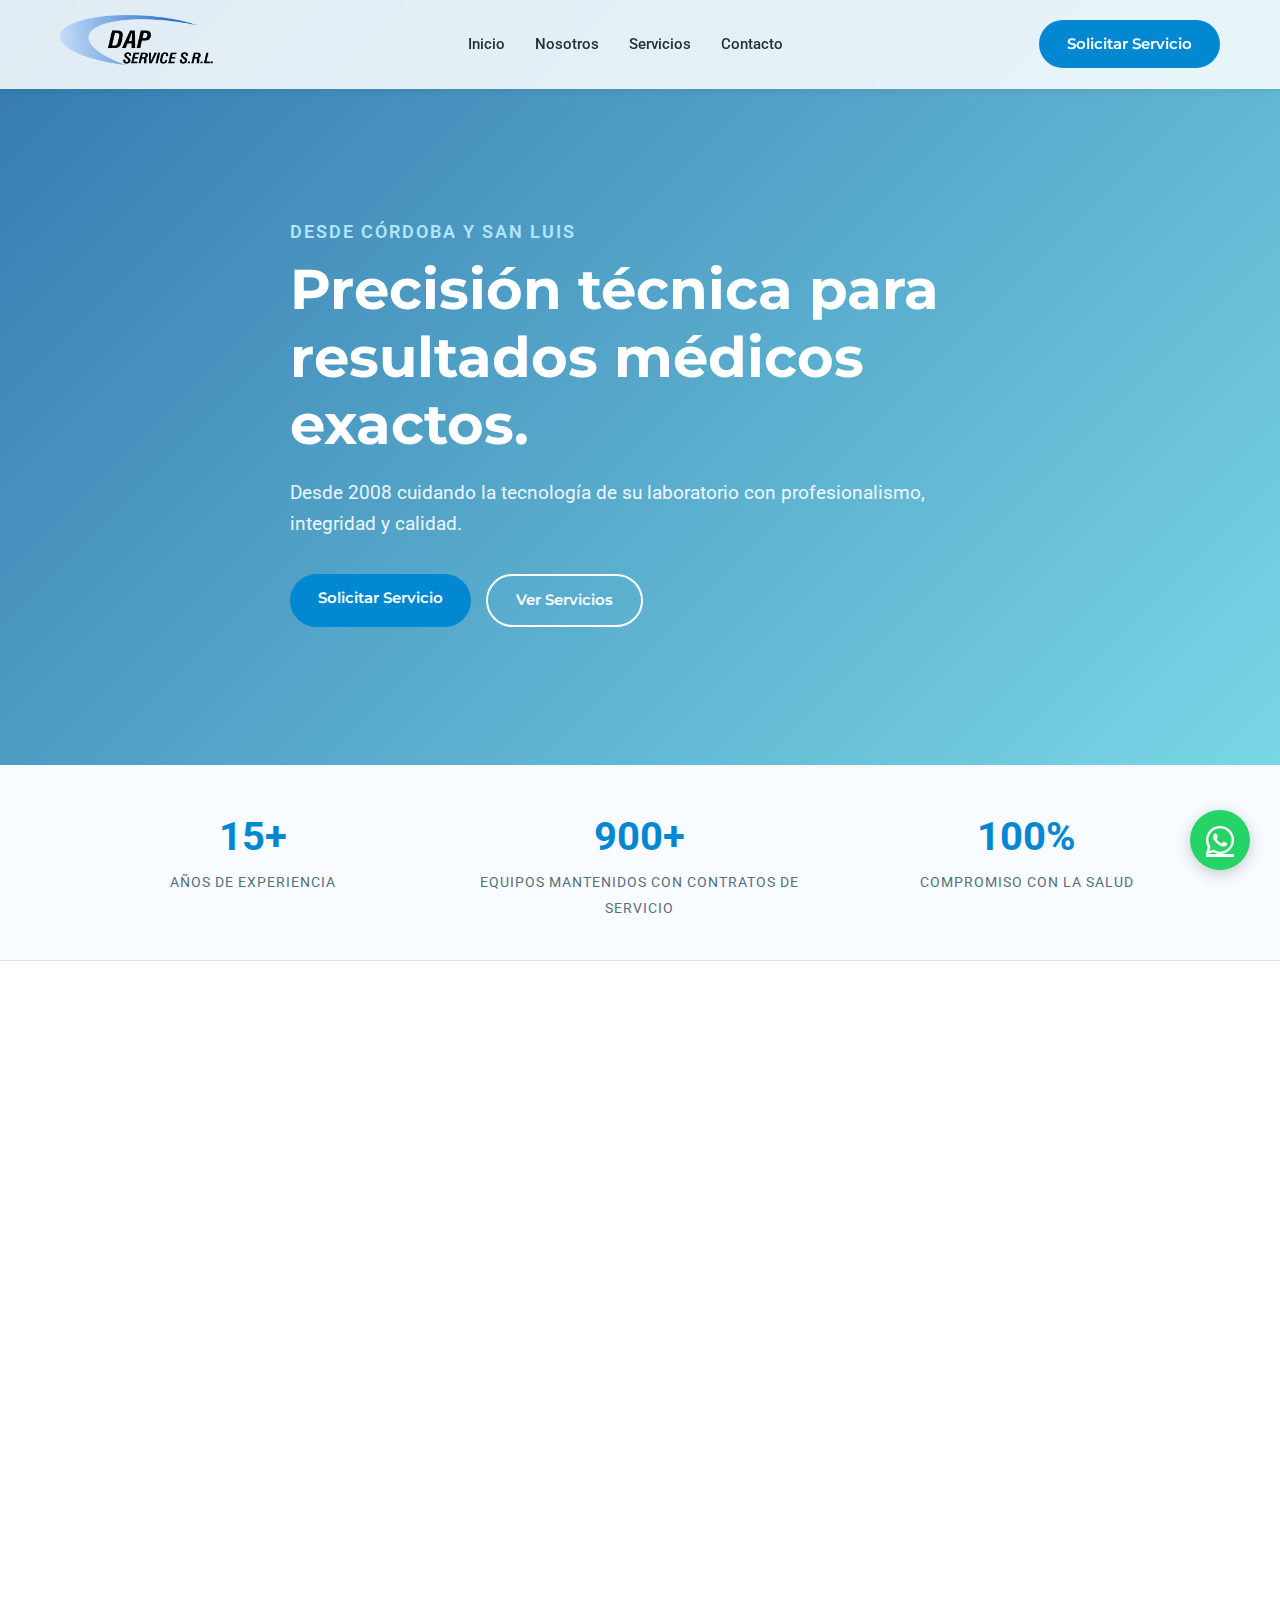
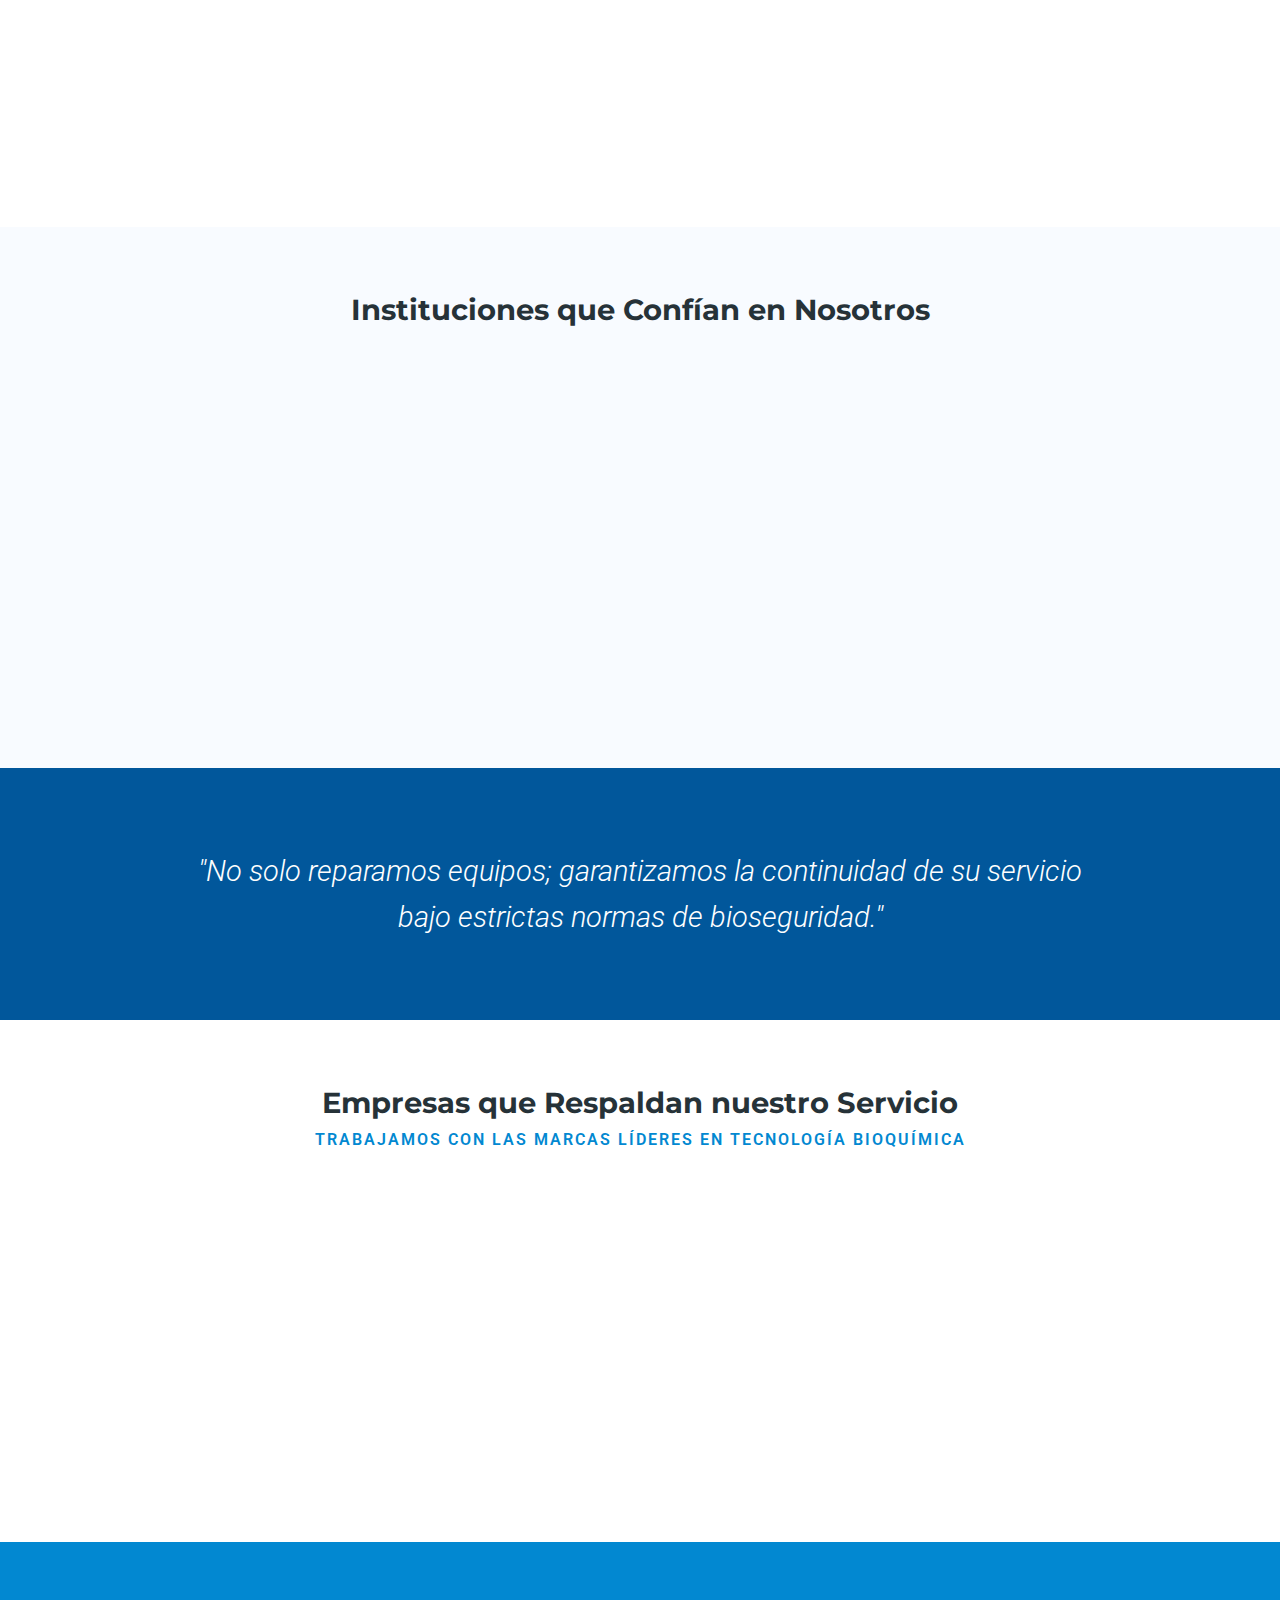
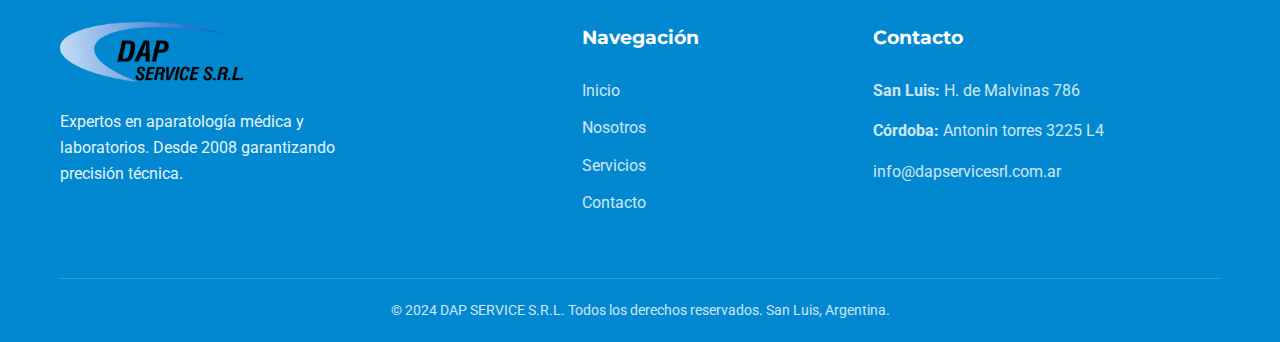
<file: index.html>
<!DOCTYPE html>
<html lang="es">

<head>
    <meta charset="UTF-8">
    <meta name="viewport" content="width=device-width, initial-scale=1.0">
    <title>DAP SERVICE S.R.L. | Servicio Técnico de Laboratorios en San Luis</title>
    <meta name="description"
        content="DAP SERVICE S.R.L. - Líderes en servicio técnico de aparatología médica y laboratorios en San Luis. Mantenimiento preventivo y correctivo con precisión técnica desde 2008.">
    <meta name="keywords"
        content="Servicio técnico de laboratorios en San Luis, Mantenimiento de aparatología médica, Reparación de equipos bioquímicos, DAP SERVICE, San Luis, Salud">

    <!-- Google Fonts -->
    <link rel="preconnect" href="https://fonts.googleapis.com">
    <link rel="preconnect" href="https://fonts.gstatic.com" crossorigin>
    <link
        href="https://fonts.googleapis.com/css2?family=Montserrat:wght@400;600;700&family=Roboto:wght@300;400;500&display=swap"
        rel="stylesheet">

    <!-- Font Awesome -->
    <link rel="stylesheet" href="https://cdnjs.cloudflare.com/ajax/libs/font-awesome/6.4.0/css/all.min.css">

    <!-- Favicon -->
    <link rel="icon" type="image/png" href="Fotos/Pestana.png">

    <!-- Custom CSS -->
    <link rel="stylesheet" href="style.css">
</head>

<body>

    <!-- Header / Navbar -->
    <header class="navbar">
        <div class="container">
            <div class="logo">
                <a href="index.html"><img src="Fotos/logo-1037x340.png" alt="DAP SERVICE S.R.L. Logo"></a>
            </div>
            <nav>
                <ul class="nav-links">
                    <li><a href="index.html">Inicio</a></li>
                    <li><a href="nosotros.html">Nosotros</a></li>
                    <li><a href="servicios.html">Servicios</a></li>
                    <li><a href="contacto.html">Contacto</a></li>
                </ul>
            </nav>
            <div class="nav-cta">
                <a href="contacto.html" class="btn btn-primary">Solicitar Servicio</a>
            </div>
            <div class="menu-toggle" id="mobile-menu">
                <i class="fas fa-bars"></i>
            </div>
        </div>
    </header>

    <main>
        <!-- Hero Section -->
        <section id="inicio" class="hero">
            <div class="container">
                <div class="hero-content">
                    <span class="hero-subtitle">Desde Córdoba y San Luis</span>
                    <h1>Precisión técnica para resultados médicos exactos.</h1>
                    <p>Desde 2008 cuidando la tecnología de su laboratorio con profesionalismo, integridad y calidad.
                    </p>
                    <div class="hero-btns">
                        <a href="contacto.html" class="btn btn-primary btn-large">Solicitar Servicio</a>
                        <a href="servicios.html" class="btn btn-outline btn-large">Ver Servicios</a>
                    </div>
                </div>
            </div>
            <div class="hero-overlay"></div>
        </section>

        <!-- Stats / Trust -->
        <section class="trust-bar">
            <div class="container">
                <div class="trust-grid">
                    <div class="trust-item">
                        <span class="trust-number">15+</span>
                        <span class="trust-text">Años de Experiencia</span>
                    </div>
                    <div class="trust-item">
                        <span class="trust-number">900+</span>
                        <span class="trust-text">EQUIPOS MANTENIDOS CON CONTRATOS DE SERVICIO</span>
                    </div>
                    <div class="trust-item">
                        <span class="trust-number">100%</span>
                        <span class="trust-text">Compromiso con la Salud</span>
                    </div>
                </div>
            </div>
        </section>

        <!-- Values Section -->
        <section class="values-section" style="padding: 60px 0;">
            <div class="container">
                <div class="values-grid enhanced-values">
                    <h3>Valores que nos Potencian</h3>
                    <div class="value-card">
                        <div class="value-icon"><i class="fas fa-microscope"></i></div>
                        <div class="value-content">
                            <h4>Precisión Técnica</h4>
                            <p>Trabajamos bajo estrictas normas de calidad porque
                                sabemos que de nuestro servicio depende la exactitud de un diagnóstico médico.</p>
                        </div>
                    </div>
                    <div class="value-card">
                        <div class="value-icon"><i class="fas fa-heartbeat"></i></div>
                        <div class="value-content">
                            <h4>Compromiso con la Salud</h4>
                            <p>Entendemos que detrás de cada equipo hay un paciente. Nuestra prioridad es garantizar
                                la continuidad operativa de los laboratorios.</p>
                        </div>
                    </div>
                    <div class="value-card">
                        <div class="value-icon"><i class="fas fa-bolt"></i></div>
                        <div class="value-content">
                            <h4>Respuesta Dinámica</h4>
                            <p>La salud no espera. Nos diferenciamos por nuestra agilidad y capacidad de resolución
                                ante urgencias técnicas.</p>
                        </div>
                    </div>
                    <div class="value-card">
                        <div class="value-icon"><i class="fas fa-shield-alt"></i></div>
                        <div class="value-content">
                            <h4>Ética e Integridad</h4>
                            <p>Actuamos con transparencia en cada presupuesto y asesoramiento, construyendo
                                relaciones de confianza a largo plazo con nuestros clientes.</p>
                        </div>
                    </div>
                    <div class="value-card">
                        <div class="value-icon"><i class="fas fa-lightbulb"></i></div>
                        <div class="value-content">
                            <h4>Innovación Constante</h4>
                            <p>Evolucionamos junto con la tecnología médica, capacitándonos permanentemente para dar
                                soporte a la aparatología de última generación.</p>
                        </div>
                    </div>
                </div>
            </div>
        </section>

        <!-- Clients Section -->
        <section id="clientes" class="logos-section alternate-bg">
            <div class="container">
                <div class="section-header small">
                    <h3>Instituciones que Confían en Nosotros</h3>
                </div>
                <div class="logo-grid container-narrow">
                    <div class="logo-item"><img src="Fotos/Clientes/262279.png" alt="Cliente"></div>
                    <div class="logo-item"><img src="Fotos/Clientes/Allende.png" alt="Sanatorio Allende"></div>
                    <div class="logo-item"><img src="Fotos/Clientes/Gornitz.jpg" alt="Laboratorio Gornitz"></div>
                    <div class="logo-item"><img src="Fotos/Clientes/Hemoderivados.png" alt="Hemoderivados"></div>
                    <div class="logo-item"><img src="Fotos/Clientes/Lencina.png" alt="Cliente Lencina"></div>
                    <div class="logo-item"><img src="Fotos/Clientes/ReinaFabiola.png" alt="Clínica Reina Fabiola"></div>
                    <div class="logo-item"><img src="Fotos/Clientes/SiemensLogo.jpg" alt="Siemens"></div>
                </div>
            </div>
        </section>

        <!-- Dynamic Phrase -->
        <section class="quote-section">
            <div class="container text-center">
                <blockquote>
                    "No solo reparamos equipos; garantizamos la continuidad de su servicio bajo estrictas normas de
                    bioseguridad."
                </blockquote>
            </div>
        </section>

        <!-- Partners / Brands Section -->
        <section id="marcas" class="logos-section">
            <div class="container">
                <div class="section-header small">
                    <h3>Empresas que Respaldan nuestro Servicio</h3>
                    <p>Trabajamos con las marcas líderes en tecnología bioquímica</p>
                </div>
                <div class="logo-grid">
                    <div class="logo-item"><img src="Fotos/Proveedores/BiomerieuxLogo.jpg" alt="Biomerieux"></div>
                    <div class="logo-item"><img src="Fotos/Proveedores/CavourLogo.jpg" alt="Cavour"></div>
                    <div class="logo-item"><img src="Fotos/Proveedores/DiestroLogo.jpg" alt="Diestro"></div>
                    <div class="logo-item"><img src="Fotos/Proveedores/MindrayLogo.jpg" alt="Mindray"></div>
                    <div class="logo-item"><img src="Fotos/Proveedores/PresvacLogo.jpg" alt="Presvac"></div>
                    <div class="logo-item"><img src="Fotos/Proveedores/SiemensLogo.jpg" alt="Siemens Healthcare"></div>
                    <div class="logo-item"><img src="Fotos/Proveedores/WM Argentina.jpg" alt="WM Argentina"></div>
                    <div class="logo-item"><img src="Fotos/Proveedores/WienerLogo.jpg" alt="Wiener Lab"></div>
                    <div class="logo-item"><img src="Fotos/Proveedores/alliage.png" alt="Alliage"></div>
                    <div class="logo-item"><img src="Fotos/Proveedores/cedent.png" alt="Cedent"></div>
                    <div class="logo-item"><img src="Fotos/Proveedores/denimed.png" alt="Denimed"></div>
                    <div class="logo-item"><img src="Fotos/Proveedores/gnatus.png" alt="Gnatus"></div>
                </div>
            </div>
        </section>
    </main>

    <!-- Footer -->
    <footer>
        <div class="container">
            <div class="footer-grid">
                <div class="footer-brand">
                    <img src="Fotos/logo-1037x340.png" alt="DAP SERVICE Logo">
                    <p>Expertos en aparatología médica y laboratorios. Desde 2008 garantizando precisión técnica.</p>
                </div>
                <div class="footer-links">
                    <h4>Navegación</h4>
                    <ul>
                        <li><a href="index.html">Inicio</a></li>
                        <li><a href="nosotros.html">Nosotros</a></li>
                        <li><a href="servicios.html">Servicios</a></li>
                        <li><a href="contacto.html">Contacto</a></li>
                    </ul>
                </div>
                <div class="footer-contact">
                    <h4>Contacto</h4>
                    <p><strong>San Luis:</strong> H. de Malvinas 786</p>
                    <p><strong>Córdoba:</strong> Antonin torres 3225 L4</p>
                    <p>info@dapservicesrl.com.ar</p>
                </div>
            </div>
            <div class="footer-bottom">
                <p>&copy; 2024 DAP SERVICE S.R.L. Todos los derechos reservados. San Luis, Argentina.</p>
            </div>
        </div>
    </footer>

    <!-- Floating WhatsApp Button -->
    <a href="https://api.whatsapp.com/send/?phone=5492664888667&text=Hola!%20Deseo%20solicitar%20servicio%20técnico."
        class="whatsapp-float" target="_blank">
        <i class="fab fa-whatsapp"></i>
    </a>

    <!-- Custom JS -->
    <script src="main.js"></script>
</body>

</html>
</file>
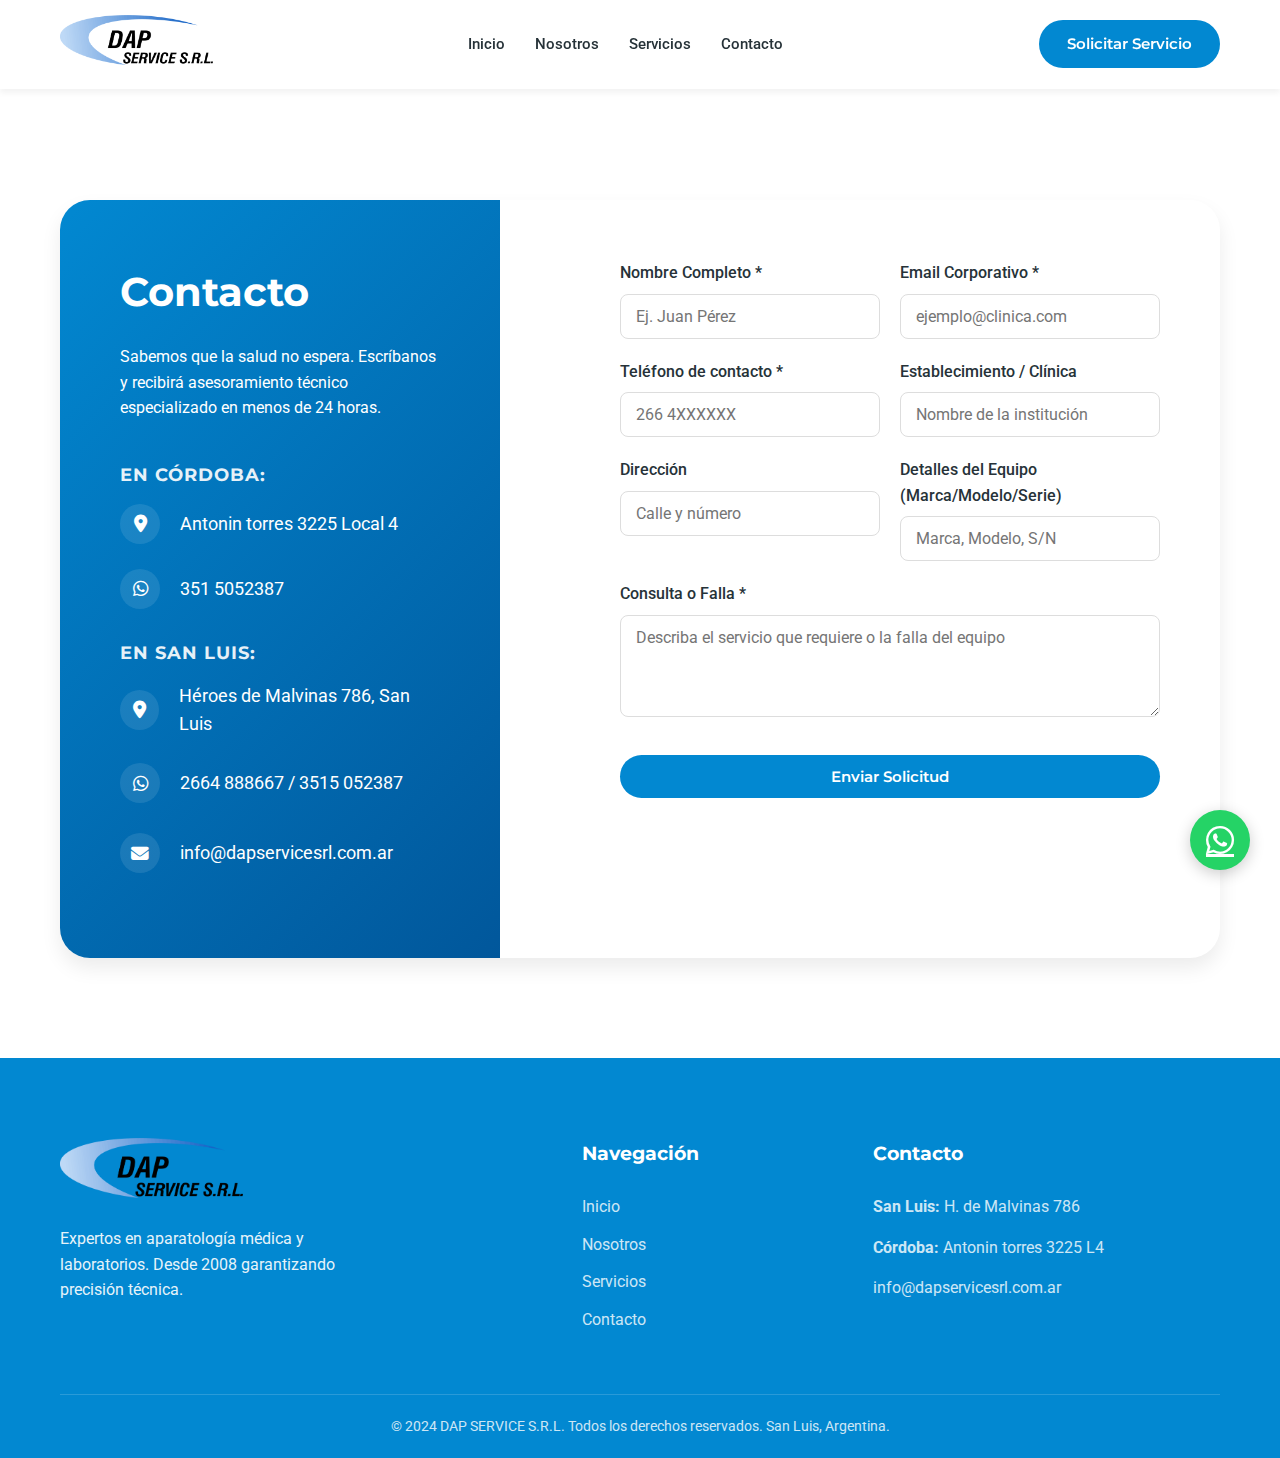
<file: contacto.html>
<!DOCTYPE html>
<html lang="es">

<head>
    <meta charset="UTF-8">
    <meta name="viewport" content="width=device-width, initial-scale=1.0">
    <title>Contacto | DAP SERVICE S.R.L.</title>
    <meta name="description"
        content="Contáctenos para solicitar servicio técnico o asesoramiento para su laboratorio en San Luis.">

    <!-- Google Fonts -->
    <link rel="preconnect" href="https://fonts.googleapis.com">
    <link rel="preconnect" href="https://fonts.gstatic.com" crossorigin>
    <link
        href="https://fonts.googleapis.com/css2?family=Montserrat:wght@400;600;700&family=Roboto:wght@300;400;500&display=swap"
        rel="stylesheet">

    <!-- Font Awesome -->
    <link rel="stylesheet" href="https://cdnjs.cloudflare.com/ajax/libs/font-awesome/6.4.0/css/all.min.css">

    <!-- Favicon -->
    <link rel="icon" type="image/png" href="Fotos/Pestana.png">

    <!-- Custom CSS -->
    <link rel="stylesheet" href="style.css">
</head>

<body>

    <!-- Header / Navbar -->
    <header class="navbar">
        <div class="container">
            <div class="logo">
                <a href="index.html"><img src="Fotos/logo-1037x340.png" alt="DAP SERVICE S.R.L. Logo"></a>
            </div>
            <nav>
                <ul class="nav-links">
                    <li><a href="index.html">Inicio</a></li>
                    <li><a href="nosotros.html">Nosotros</a></li>
                    <li><a href="servicios.html">Servicios</a></li>
                    <li><a href="contacto.html">Contacto</a></li>
                </ul>
            </nav>
            <div class="nav-cta">
                <a href="contacto.html" class="btn btn-primary">Solicitar Servicio</a>
            </div>
            <div class="menu-toggle" id="mobile-menu">
                <i class="fas fa-bars"></i>
            </div>
        </div>
    </header>

    <main class="page-content">
        <!-- Contact Section -->
        <section id="contacto" class="contact">
            <div class="container">
                <div class="contact-wrapper">
                    <div class="contact-info">
                        <h2>Contacto</h2>
                        <p>Sabemos que la salud no espera. Escríbanos y recibirá asesoramiento técnico especializado en
                            menos de 24 horas.</p>

                        <div class="info-list">
                            <div class="info-location">
                                <h4>En Córdoba:</h4>
                                <div class="info-item">
                                    <i class="fas fa-map-marker-alt"></i>
                                    <span>Antonin torres 3225 Local 4</span>
                                </div>
                                <div class="info-item">
                                    <i class="fab fa-whatsapp"></i>
                                    <span>351 5052387</span>
                                </div>
                            </div>

                            <div class="info-location">
                                <h4>En San Luis:</h4>
                                <div class="info-item">
                                    <i class="fas fa-map-marker-alt"></i>
                                    <span>Héroes de Malvinas 786, San Luis</span>
                                </div>
                                <div class="info-item">
                                    <i class="fab fa-whatsapp"></i>
                                    <span>2664 888667 / 3515 052387</span>
                                </div>
                            </div>

                            <div class="info-item">
                                <i class="fas fa-envelope"></i>
                                <span>info@dapservicesrl.com.ar</span>
                            </div>
                        </div>
                    </div>

                    <div class="contact-form-container">
                        <form id="srv-contact-form" class="srv-form">
                            <div class="form-row">
                                <div class="form-group">
                                    <label for="nombre">Nombre Completo *</label>
                                    <input type="text" id="nombre" name="nombre" required placeholder="Ej. Juan Pérez">
                                </div>
                                <div class="form-group">
                                    <label for="email">Email Corporativo *</label>
                                    <input type="email" id="email" name="email" required
                                        placeholder="ejemplo@clinica.com">
                                </div>
                            </div>
                            <div class="form-row">
                                <div class="form-group">
                                    <label for="telefono">Teléfono de contacto *</label>
                                    <input type="tel" id="telefono" name="telefono" required placeholder="266 4XXXXXX">
                                </div>
                                <div class="form-group">
                                    <label for="establecimiento">Establecimiento / Clínica</label>
                                    <input type="text" id="establecimiento" name="establecimiento"
                                        placeholder="Nombre de la institución">
                                </div>
                            </div>
                            <div class="form-row">
                                <div class="form-group">
                                    <label for="direccion">Dirección</label>
                                    <input type="text" id="direccion" name="direccion" placeholder="Calle y número">
                                </div>
                                <div class="form-group">
                                    <label for="equipo">Detalles del Equipo (Marca/Modelo/Serie)</label>
                                    <input type="text" id="equipo" name="equipo" placeholder="Marca, Modelo, S/N">
                                </div>
                            </div>
                            <div class="form-group">
                                <label for="consulta">Consulta o Falla *</label>
                                <textarea id="consulta" name="consulta" rows="4" required
                                    placeholder="Describa el servicio que requiere o la falla del equipo"></textarea>
                            </div>
                            <button type="submit" class="btn btn-primary btn-full">Enviar Solicitud</button>
                        </form>
                    </div>
                </div>
            </div>
        </section>
    </main>

    <!-- Footer -->
    <footer>
        <div class="container">
            <div class="footer-grid">
                <div class="footer-brand">
                    <img src="Fotos/logo-1037x340.png" alt="DAP SERVICE Logo">
                    <p>Expertos en aparatología médica y laboratorios. Desde 2008 garantizando precisión técnica.</p>
                </div>
                <div class="footer-links">
                    <h4>Navegación</h4>
                    <ul>
                        <li><a href="index.html">Inicio</a></li>
                        <li><a href="nosotros.html">Nosotros</a></li>
                        <li><a href="servicios.html">Servicios</a></li>
                        <li><a href="contacto.html">Contacto</a></li>
                    </ul>
                </div>
                <div class="footer-contact">
                    <h4>Contacto</h4>
                    <p><strong>San Luis:</strong> H. de Malvinas 786</p>
                    <p><strong>Córdoba:</strong> Antonin torres 3225 L4</p>
                    <p>info@dapservicesrl.com.ar</p>
                </div>
            </div>
            <div class="footer-bottom">
                <p>&copy; 2024 DAP SERVICE S.R.L. Todos los derechos reservados. San Luis, Argentina.</p>
            </div>
        </div>
    </footer>

    <!-- Floating WhatsApp Button -->
    <a href="https://api.whatsapp.com/send/?phone=5492664888667&text=Hola!%20Deseo%20solicitar%20servicio%20técnico."
        class="whatsapp-float" target="_blank">
        <i class="fab fa-whatsapp"></i>
    </a>

    <!-- Custom JS -->
    <script src="main.js"></script>
</body>

</html>
</file>
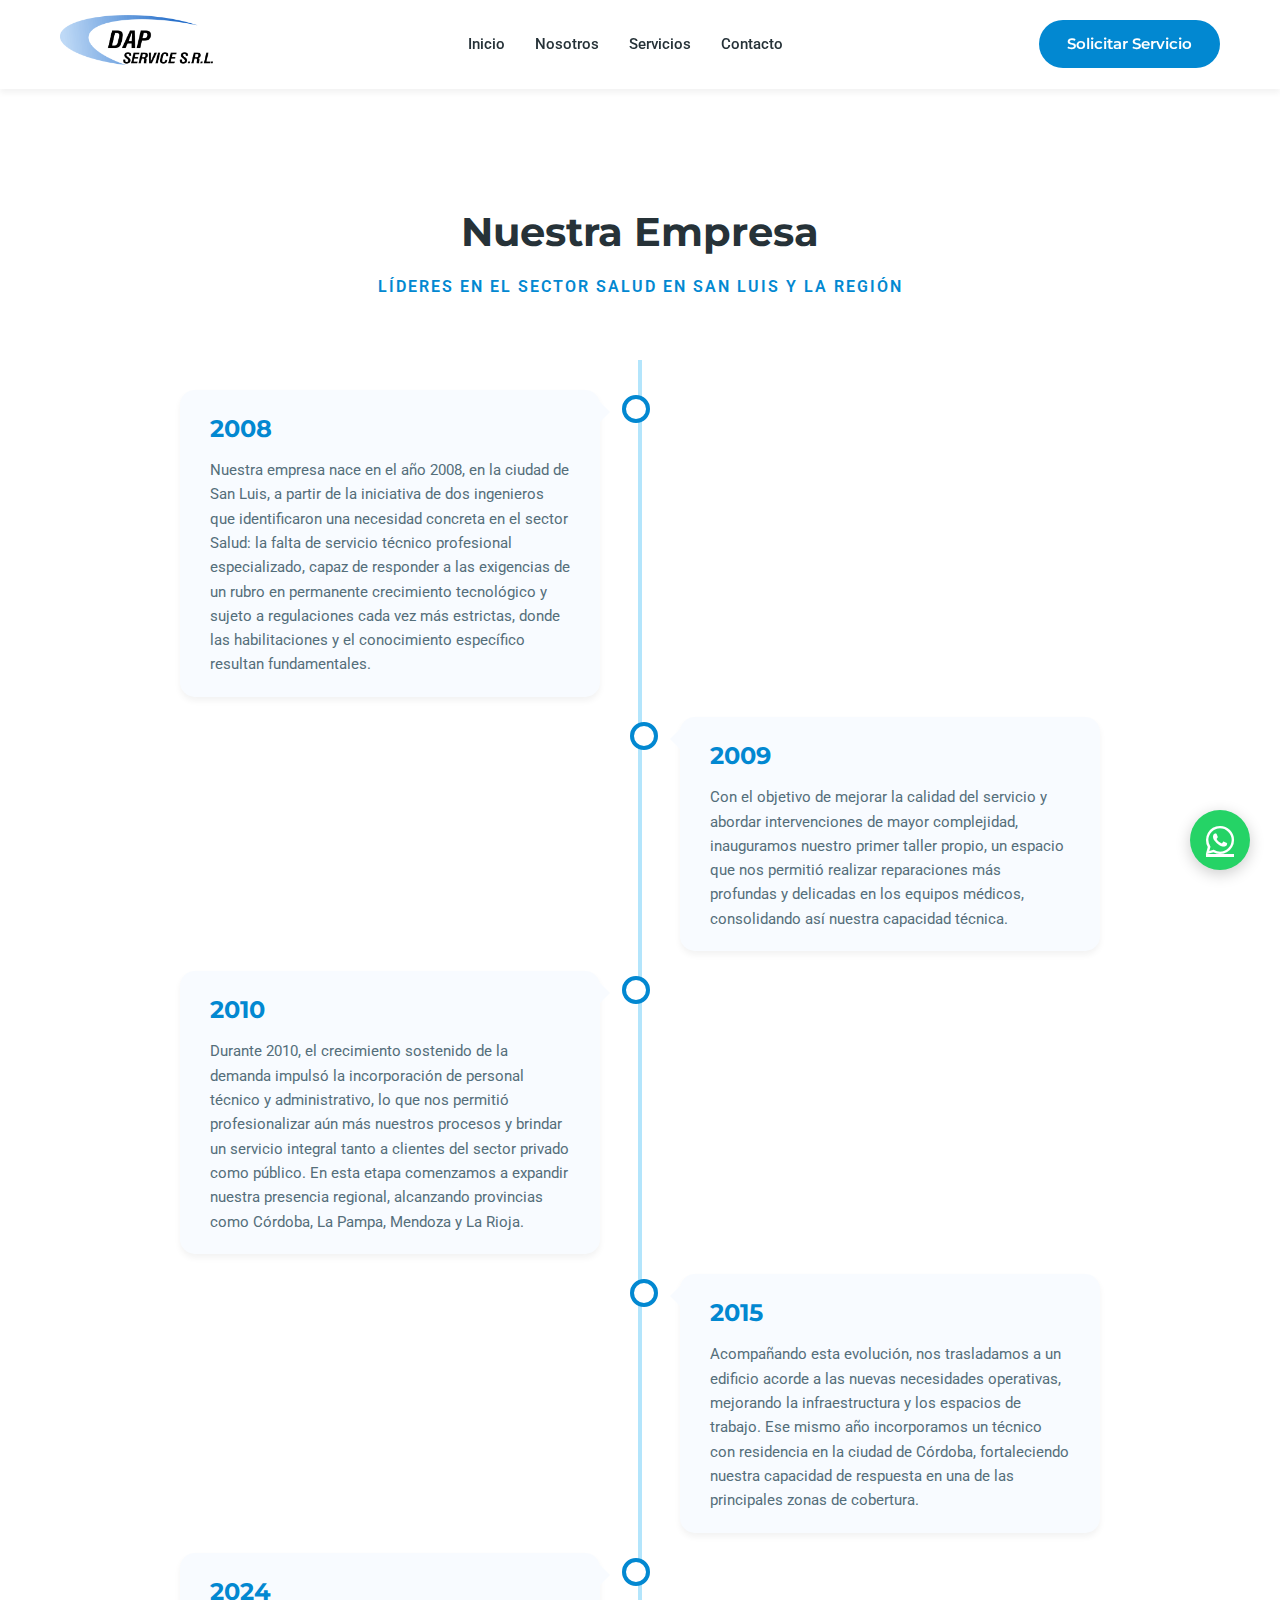
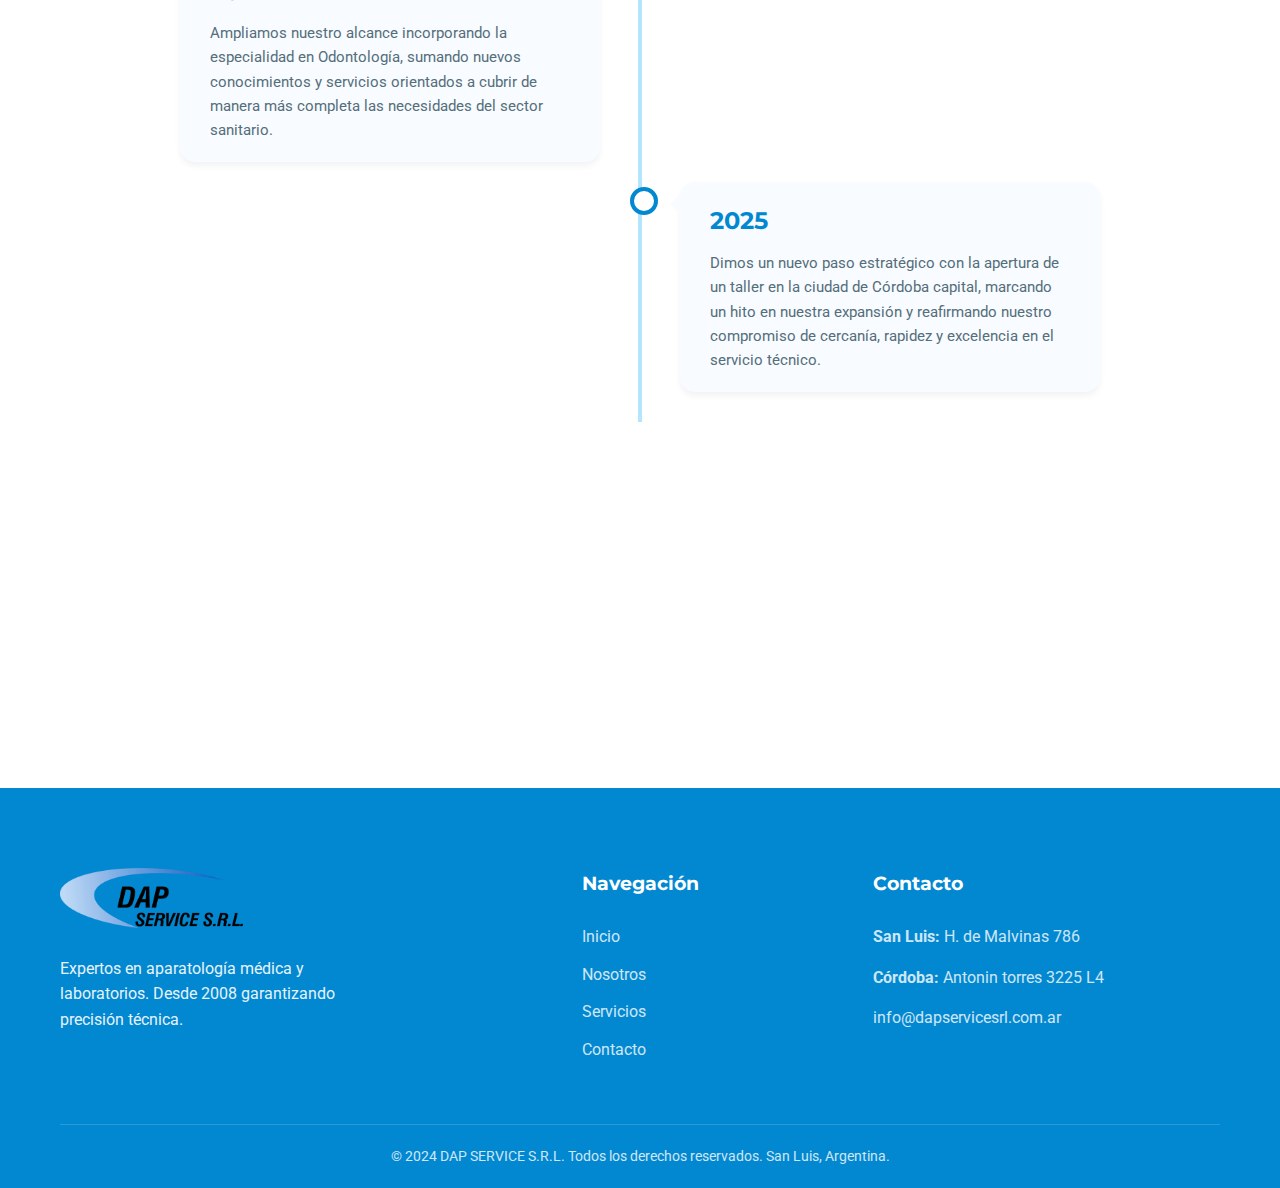
<file: nosotros.html>
<!DOCTYPE html>
<html lang="es">

<head>
    <meta charset="UTF-8">
    <meta name="viewport" content="width=device-width, initial-scale=1.0">
    <title>Nosotros | DAP SERVICE S.R.L.</title>
    <meta name="description"
        content="Conozca DAP SERVICE S.R.L. - Nuestra misión, visión y valores en el servicio técnico de laboratorios.">

    <!-- Google Fonts -->
    <link rel="preconnect" href="https://fonts.googleapis.com">
    <link rel="preconnect" href="https://fonts.gstatic.com" crossorigin>
    <link
        href="https://fonts.googleapis.com/css2?family=Montserrat:wght@400;600;700&family=Roboto:wght@300;400;500&display=swap"
        rel="stylesheet">

    <!-- Font Awesome -->
    <link rel="stylesheet" href="https://cdnjs.cloudflare.com/ajax/libs/font-awesome/6.4.0/css/all.min.css">

    <!-- Favicon -->
    <link rel="icon" type="image/png" href="Fotos/Pestana.png">

    <!-- Custom CSS -->
    <link rel="stylesheet" href="style.css">
</head>

<body>

    <!-- Header / Navbar -->
    <header class="navbar">
        <div class="container">
            <div class="logo">
                <a href="index.html"><img src="Fotos/logo-1037x340.png" alt="DAP SERVICE S.R.L. Logo"></a>
            </div>
            <nav>
                <ul class="nav-links">
                    <li><a href="index.html">Inicio</a></li>
                    <li><a href="nosotros.html">Nosotros</a></li>
                    <li><a href="servicios.html">Servicios</a></li>
                    <li><a href="contacto.html">Contacto</a></li>
                </ul>
            </nav>
            <div class="nav-cta">
                <a href="contacto.html" class="btn btn-primary">Solicitar Servicio</a>
            </div>
            <div class="menu-toggle" id="mobile-menu">
                <i class="fas fa-bars"></i>
            </div>
        </div>
    </header>

    <main class="page-content">
        <!-- About Us Section -->
        <section id="nosotros" class="about">
            <div class="container">
                <div class="section-header">
                    <h2>Nuestra Empresa</h2>
                    <p>Líderes en el sector salud en San Luis y la región</p>
                </div>
                <div class="timeline">
                    <div class="timeline-item left">
                        <div class="timeline-content">
                            <h3>2008</h3>
                            <p>Nuestra empresa nace en el año 2008, en la ciudad de San Luis, a partir de la iniciativa
                                de dos ingenieros que identificaron una necesidad concreta en el sector Salud: la falta
                                de servicio técnico profesional especializado, capaz de responder a las exigencias de
                                un rubro en permanente crecimiento tecnológico y sujeto a regulaciones cada vez más
                                estrictas, donde las habilitaciones y el conocimiento específico resultan
                                fundamentales.</p>
                        </div>
                    </div>
                    <div class="timeline-item right">
                        <div class="timeline-content">
                            <h3>2009</h3>
                            <p>Con el objetivo de mejorar la calidad del servicio y abordar intervenciones de mayor
                                complejidad, inauguramos nuestro primer taller propio, un espacio que nos permitió
                                realizar reparaciones más profundas y delicadas en los equipos médicos, consolidando así
                                nuestra capacidad técnica.</p>
                        </div>
                    </div>
                    <div class="timeline-item left">
                        <div class="timeline-content">
                            <h3>2010</h3>
                            <p>Durante 2010, el crecimiento sostenido de la demanda impulsó la incorporación de personal
                                técnico y administrativo, lo que nos permitió profesionalizar aún más nuestros procesos
                                y brindar un servicio integral tanto a clientes del sector privado como público. En esta
                                etapa comenzamos a expandir nuestra presencia regional, alcanzando provincias como
                                Córdoba, La Pampa, Mendoza y La Rioja.</p>
                        </div>
                    </div>
                    <div class="timeline-item right">
                        <div class="timeline-content">
                            <h3>2015</h3>
                            <p>Acompañando esta evolución, nos trasladamos a un edificio acorde a las nuevas necesidades
                                operativas, mejorando la infraestructura y los espacios de trabajo. Ese mismo año
                                incorporamos un técnico con residencia en la ciudad de Córdoba, fortaleciendo nuestra
                                capacidad de respuesta en una de las principales zonas de cobertura.</p>
                        </div>
                    </div>
                    <div class="timeline-item left">
                        <div class="timeline-content">
                            <h3>2024</h3>
                            <p>Ampliamos nuestro alcance incorporando la especialidad en Odontología, sumando nuevos
                                conocimientos y servicios orientados a cubrir de manera más completa las necesidades del
                                sector sanitario.</p>
                        </div>
                    </div>
                    <div class="timeline-item right">
                        <div class="timeline-content">
                            <h3>2025</h3>
                            <p>Dimos un nuevo paso estratégico con la apertura de un taller en la ciudad de Córdoba
                                capital, marcando un hito en nuestra expansión y reafirmando nuestro compromiso de
                                cercanía, rapidez y excelencia en el servicio técnico.</p>
                        </div>
                    </div>
                </div>

                <div class="mvv-container" style="margin-top: 80px;">
                    <div class="mvv-card">
                        <i class="fas fa-bullseye"></i>
                        <h3>Misión</h3>
                        <p>Formar parte del correcto trabajo de laboratorios bioquímicos ofreciendo un servicio
                            de mantenimiento profesional que aporte soluciones para su equipamiento.</p>
                    </div>
                    <div class="mvv-card">
                        <i class="fas fa-eye"></i>
                        <h3>Visión</h3>
                        <p>Ser una referencia regional a la hora de buscar una solución de equipamiento y
                            asesoramiento técnico para laboratorios bioquímicos.</p>
                    </div>
                </div>
            </div>
        </section>
    </main>

    <!-- Footer -->
    <footer>
        <div class="container">
            <div class="footer-grid">
                <div class="footer-brand">
                    <img src="Fotos/logo-1037x340.png" alt="DAP SERVICE Logo">
                    <p>Expertos en aparatología médica y laboratorios. Desde 2008 garantizando precisión técnica.</p>
                </div>
                <div class="footer-links">
                    <h4>Navegación</h4>
                    <ul>
                        <li><a href="index.html">Inicio</a></li>
                        <li><a href="nosotros.html">Nosotros</a></li>
                        <li><a href="servicios.html">Servicios</a></li>
                        <li><a href="contacto.html">Contacto</a></li>
                    </ul>
                </div>
                <div class="footer-contact">
                    <h4>Contacto</h4>
                    <p><strong>San Luis:</strong> H. de Malvinas 786</p>
                    <p><strong>Córdoba:</strong> Antonin torres 3225 L4</p>
                    <p>info@dapservicesrl.com.ar</p>
                </div>
            </div>
            <div class="footer-bottom">
                <p>&copy; 2024 DAP SERVICE S.R.L. Todos los derechos reservados. San Luis, Argentina.</p>
            </div>
        </div>
    </footer>

    <!-- Floating WhatsApp Button -->
    <a href="https://api.whatsapp.com/send/?phone=5492664888667&text=Hola!%20Deseo%20solicitar%20servicio%20técnico."
        class="whatsapp-float" target="_blank">
        <i class="fab fa-whatsapp"></i>
    </a>

    <!-- Custom JS -->
    <script src="main.js"></script>
</body>

</html>
</file>
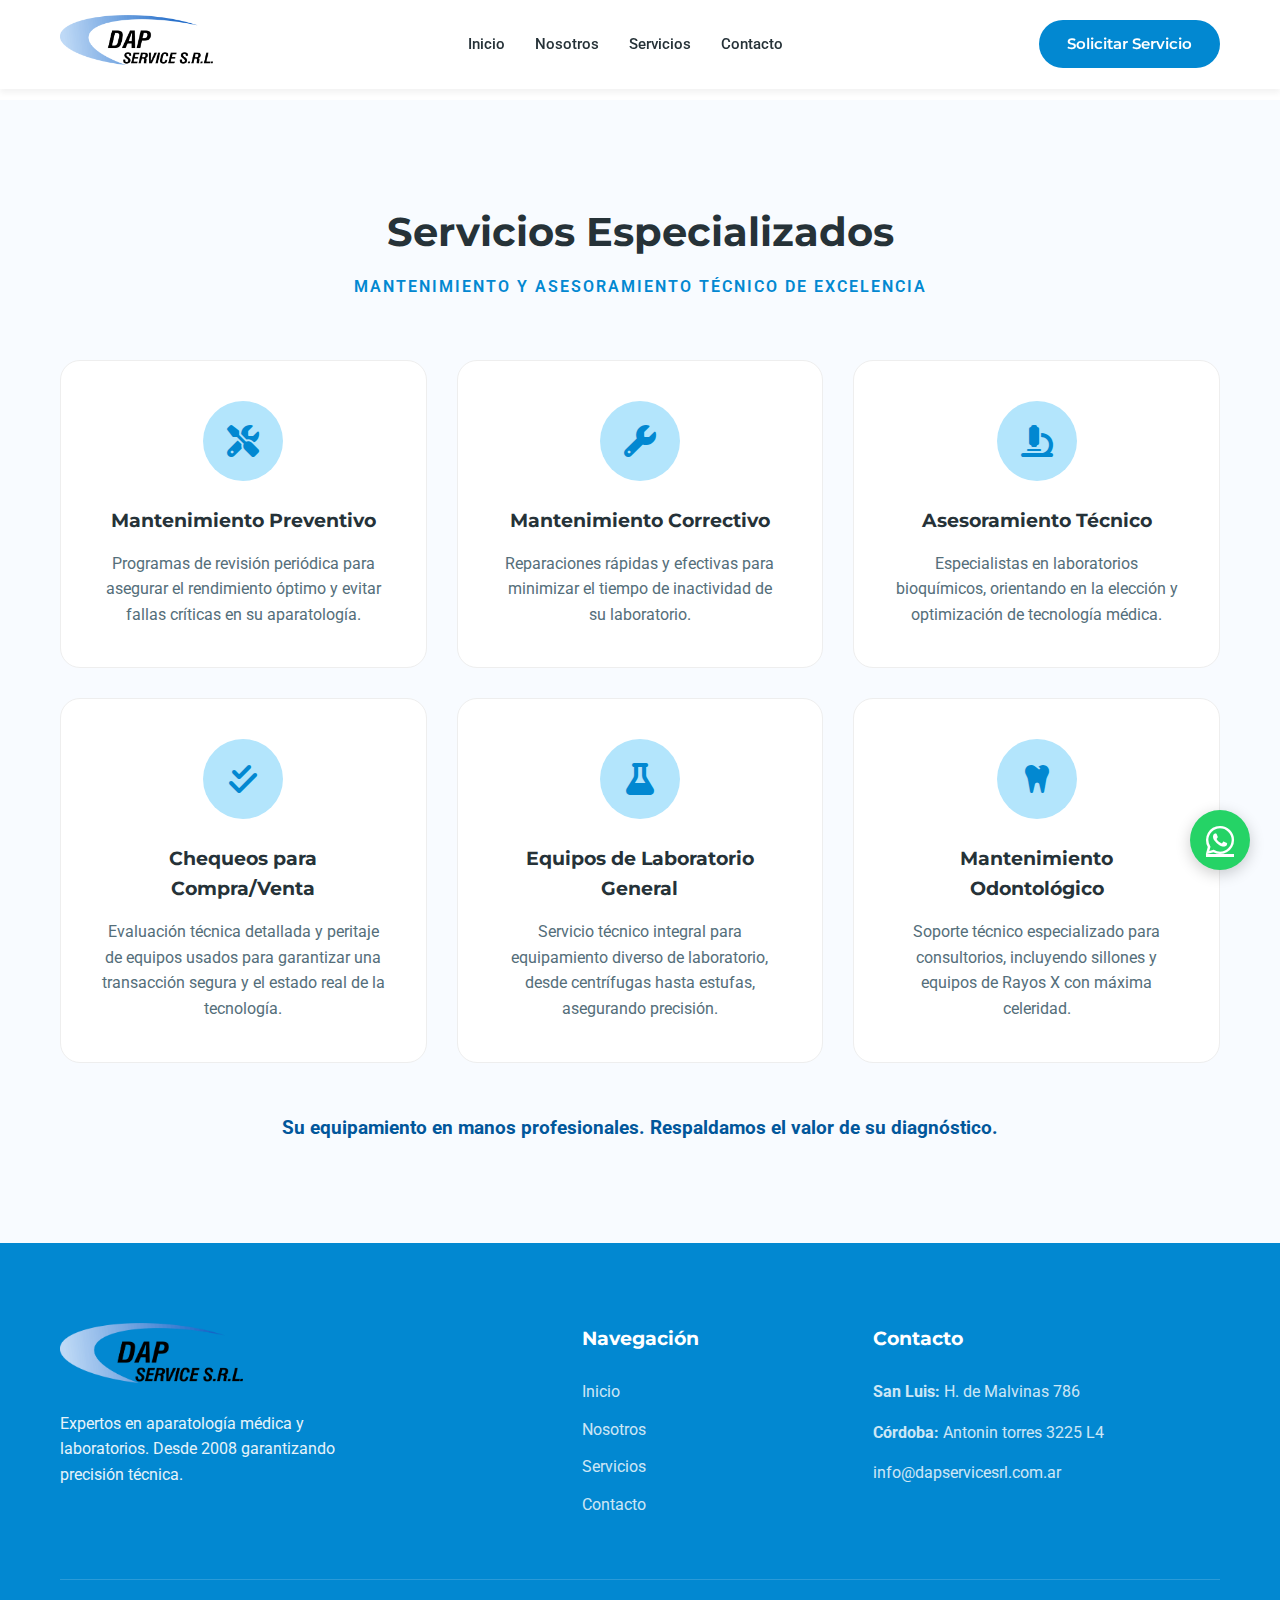
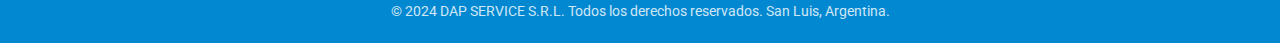
<file: servicios.html>
<!DOCTYPE html>
<html lang="es">

<head>
    <meta charset="UTF-8">
    <meta name="viewport" content="width=device-width, initial-scale=1.0">
    <title>Servicios | DAP SERVICE S.R.L.</title>
    <meta name="description"
        content="Servicios especializados de mantenimiento preventivo y correctivo de aparatología médica y laboratorios.">

    <!-- Google Fonts -->
    <link rel="preconnect" href="https://fonts.googleapis.com">
    <link rel="preconnect" href="https://fonts.gstatic.com" crossorigin>
    <link
        href="https://fonts.googleapis.com/css2?family=Montserrat:wght@400;600;700&family=Roboto:wght@300;400;500&display=swap"
        rel="stylesheet">

    <!-- Font Awesome -->
    <link rel="stylesheet" href="https://cdnjs.cloudflare.com/ajax/libs/font-awesome/6.4.0/css/all.min.css">

    <!-- Favicon -->
    <link rel="icon" type="image/png" href="Fotos/Pestana.png">

    <!-- Custom CSS -->
    <link rel="stylesheet" href="style.css">
</head>

<body>

    <!-- Header / Navbar -->
    <header class="navbar">
        <div class="container">
            <div class="logo">
                <a href="index.html"><img src="Fotos/logo-1037x340.png" alt="DAP SERVICE S.R.L. Logo"></a>
            </div>
            <nav>
                <ul class="nav-links">
                    <li><a href="index.html">Inicio</a></li>
                    <li><a href="nosotros.html">Nosotros</a></li>
                    <li><a href="servicios.html">Servicios</a></li>
                    <li><a href="contacto.html">Contacto</a></li>
                </ul>
            </nav>
            <div class="nav-cta">
                <a href="contacto.html" class="btn btn-primary">Solicitar Servicio</a>
            </div>
            <div class="menu-toggle" id="mobile-menu">
                <i class="fas fa-bars"></i>
            </div>
        </div>
    </header>

    <main class="page-content">
        <!-- Services Section -->
        <section id="servicios" class="services">
            <div class="container">
                <div class="section-header">
                    <h2>Servicios Especializados</h2>
                    <p>Mantenimiento y asesoramiento técnico de excelencia</p>
                </div>
                <div class="services-grid">
                    <div class="service-card">
                        <div class="service-icon">
                            <i class="fas fa-tools"></i>
                        </div>
                        <h3>Mantenimiento Preventivo</h3>
                        <p>Programas de revisión periódica para asegurar el rendimiento óptimo y evitar fallas críticas
                            en su aparatología.</p>
                    </div>
                    <div class="service-card">
                        <div class="service-icon">
                            <i class="fas fa-wrench"></i>
                        </div>
                        <h3>Mantenimiento Correctivo</h3>
                        <p>Reparaciones rápidas y efectivas para minimizar el tiempo de inactividad de su laboratorio.
                        </p>
                    </div>
                    <div class="service-card">
                        <div class="service-icon">
                            <i class="fas fa-microscope"></i>
                        </div>
                        <h3>Asesoramiento Técnico</h3>
                        <p>Especialistas en laboratorios bioquímicos, orientando en la elección y optimización de
                            tecnología médica.</p>
                    </div>
                    <div class="service-card">
                        <div class="service-icon">
                            <i class="fas fa-check-double"></i>
                        </div>
                        <h3>Chequeos para Compra/Venta</h3>
                        <p>Evaluación técnica detallada y peritaje de equipos usados para garantizar una transacción
                            segura y el estado real de la tecnología.</p>
                    </div>
                    <div class="service-card">
                        <div class="service-icon">
                            <i class="fas fa-flask"></i>
                        </div>
                        <h3>Equipos de Laboratorio General</h3>
                        <p>Servicio técnico integral para equipamiento diverso de laboratorio, desde centrífugas hasta
                            estufas, asegurando precisión.</p>
                    </div>
                    <div class="service-card">
                        <div class="service-icon">
                            <i class="fas fa-tooth"></i>
                        </div>
                        <h3>Mantenimiento Odontológico</h3>
                        <p>Soporte técnico especializado para consultorios, incluyendo sillones y equipos de Rayos X
                            con máxima celeridad.</p>
                    </div>
                </div>
                <div class="service-footer text-center">
                    <p><strong>Su equipamiento en manos profesionales. Respaldamos el valor de su diagnóstico.</strong>
                    </p>
                </div>
            </div>
        </section>
    </main>

    <!-- Footer -->
    <footer>
        <div class="container">
            <div class="footer-grid">
                <div class="footer-brand">
                    <img src="Fotos/logo-1037x340.png" alt="DAP SERVICE Logo">
                    <p>Expertos en aparatología médica y laboratorios. Desde 2008 garantizando precisión técnica.</p>
                </div>
                <div class="footer-links">
                    <h4>Navegación</h4>
                    <ul>
                        <li><a href="index.html">Inicio</a></li>
                        <li><a href="nosotros.html">Nosotros</a></li>
                        <li><a href="servicios.html">Servicios</a></li>
                        <li><a href="contacto.html">Contacto</a></li>
                    </ul>
                </div>
                <div class="footer-contact">
                    <h4>Contacto</h4>
                    <p><strong>San Luis:</strong> H. de Malvinas 786</p>
                    <p><strong>Córdoba:</strong> Antonin torres 3225 L4</p>
                    <p>info@dapservicesrl.com.ar</p>
                </div>
            </div>
            <div class="footer-bottom">
                <p>&copy; 2024 DAP SERVICE S.R.L. Todos los derechos reservados. San Luis, Argentina.</p>
            </div>
        </div>
    </footer>

    <!-- Floating WhatsApp Button -->
    <a href="https://api.whatsapp.com/send/?phone=5492664888667&text=Hola!%20Deseo%20solicitar%20servicio%20técnico."
        class="whatsapp-float" target="_blank">
        <i class="fab fa-whatsapp"></i>
    </a>

    <!-- Custom JS -->
    <script src="main.js"></script>
</body>

</html>
</file>
<file: style.css>
:root {
    /* Color Palette - Medical & Corporate */
    --primary: #0288d1;
    --primary-dark: #01579b;
    --primary-light: #b3e5fc;
    --secondary: #607d8b;
    --accent: #26c6da;
    --bg-light: #f8fbff;
    --white: #ffffff;
    --text-dark: #263238;
    --text-muted: #546e7a;
    --glass: rgba(255, 255, 255, 0.85);
    --shadow-sm: 0 4px 6px rgba(0, 0, 0, 0.05);
    --shadow-md: 0 10px 20px rgba(0, 0, 0, 0.08);
    --transition: all 0.3s ease;
}

* {
    margin: 0;
    padding: 0;
    box-sizing: border-box;
}

html {
    scroll-behavior: smooth;
}

body {
    font-family: 'Roboto', sans-serif;
    color: var(--text-dark);
    line-height: 1.6;
    background-color: var(--white);
    overflow-x: hidden;
}

h1,
h2,
h3,
h4,
.btn {
    font-family: 'Montserrat', sans-serif;
}

.container {
    max-width: 1200px;
    margin: 0 auto;
    padding: 0 20px;
}

.text-center {
    text-align: center;
}

/* Buttons */
.btn {
    display: inline-block;
    padding: 12px 28px;
    border-radius: 50px;
    font-weight: 600;
    text-decoration: none;
    cursor: pointer;
    transition: var(--transition);
    border: none;
    font-size: 0.95rem;
}

.btn-primary {
    background-color: var(--primary);
    color: var(--white);
}

.btn-primary:hover {
    background-color: var(--primary-dark);
    transform: translateY(-2px);
    box-shadow: 0 6px 15px rgba(2, 136, 209, 0.3);
}

.btn-outline {
    background-color: transparent;
    border: 2px solid var(--white);
    color: var(--white);
}

.btn-outline:hover {
    background-color: var(--white);
    color: var(--primary);
}

.btn-full {
    width: 100%;
    margin-top: 10px;
}

.badge {
    display: inline-block;
    padding: 5px 15px;
    background: var(--primary-light);
    color: var(--primary-dark);
    border-radius: 20px;
    font-size: 0.85rem;
    font-weight: 600;
    margin-bottom: 20px;
}

/* Navbar */
.navbar {
    position: fixed;
    top: 0;
    left: 0;
    width: 100%;
    z-index: 1000;
    padding: 15px 0;
    background: var(--glass);
    backdrop-filter: blur(10px);
    border-bottom: 1px solid rgba(255, 255, 255, 0.1);
    box-shadow: var(--shadow-sm);
    transition: var(--transition);
}

.navbar .container {
    display: flex;
    justify-content: space-between;
    align-items: center;
}

.logo img {
    height: 50px;
    width: auto;
}

.nav-links {
    display: flex;
    list-style: none;
    gap: 30px;
}

.nav-links a {
    text-decoration: none;
    color: var(--text-dark);
    font-weight: 500;
    font-size: 0.95rem;
    transition: var(--transition);
}

.nav-links a:hover {
    color: var(--primary);
}

.menu-toggle {
    display: none;
    font-size: 1.5rem;
    cursor: pointer;
}

/* Hero Section */
.hero {
    height: 85vh;
    min-height: 600px;
    background: linear-gradient(135deg, rgba(1, 87, 155, 0.8), rgba(38, 198, 218, 0.6)), url('https://images.unsplash.com/photo-1579154235602-3c2cabc996bc?auto=format&fit=crop&q=80&w=2000');
    background-size: cover;
    background-position: center;
    background-attachment: fixed;
    display: flex;
    align-items: center;
    color: var(--white);
    position: relative;
    padding-top: 80px;
}

.hero-content {
    max-width: 700px;
    animation: fadeInUp 1s ease-out;
}

.hero h1 {
    font-size: 3.5rem;
    font-weight: 700;
    line-height: 1.2;
    margin-bottom: 20px;
}

.hero p {
    font-size: 1.2rem;
    margin-bottom: 35px;
    opacity: 0.9;
}

.hero-btns {
    display: flex;
    gap: 15px;
}

/* Trust Bar */
.trust-bar {
    background: var(--bg-light);
    padding: 40px 0;
    border-bottom: 1px solid #e0e0e0;
}

.trust-grid {
    display: grid;
    grid-template-columns: repeat(3, 1fr);
    text-align: center;
}

.trust-number {
    display: block;
    font-size: 2.5rem;
    font-weight: 700;
    color: var(--primary);
}

.trust-text {
    font-size: 0.9rem;
    color: var(--text-muted);
    text-transform: uppercase;
    letter-spacing: 1px;
}

/* Section Header */
.section-header {
    text-align: center;
    margin-bottom: 60px;
}

.section-header h2 {
    font-size: 2.5rem;
    color: var(--text-dark);
    margin-bottom: 10px;
}

.section-header p {
    color: var(--primary);
    font-weight: 600;
    text-transform: uppercase;
    letter-spacing: 2px;
}

/* About Section */
.about {
    padding: 100px 0;
}

.about-grid {
    display: grid;
    grid-template-columns: 1fr 1fr;
    gap: 60px;
    align-items: center;
}

.about-content {
    max-width: 800px;
    margin: 0 auto;
    text-align: center;
}

.about-text p {
    font-size: 1.1rem;
    margin-bottom: 30px;
    color: var(--text-muted);
}

.mvv-container {
    display: grid;
    grid-template-columns: 1fr 1fr;
    gap: 20px;
}

.mvv-card {
    background: var(--white);
    padding: 25px;
    border-radius: 15px;
    box-shadow: var(--shadow-sm);
    border: 1px solid #f0f0f0;
    transition: var(--transition);
}

.mvv-card:hover {
    box-shadow: var(--shadow-md);
    transform: translateY(-5px);
}

.mvv-card i {
    font-size: 2rem;
    color: var(--primary);
    margin-bottom: 15px;
}

.mvv-card h3 {
    margin-bottom: 10px;
    font-size: 1.2rem;
}

.mvv-card p {
    font-size: 0.9rem;
    margin-bottom: 0;
}

/* Values Section Enhanced */
.enhanced-values {
    background: var(--bg-light);
    padding: 40px;
    border-radius: 20px;
}

.enhanced-values h3 {
    margin-bottom: 30px;
    text-align: center;
    color: var(--primary-dark);
}

.value-card {
    display: flex;
    gap: 20px;
    margin-bottom: 25px;
    background: var(--white);
    padding: 20px;
    border-radius: 12px;
    box-shadow: var(--shadow-sm);
    transition: var(--transition);
    border-left: 4px solid var(--primary);
}

.value-card:hover {
    transform: translateX(10px);
    box-shadow: var(--shadow-md);
}

.value-icon {
    font-size: 1.5rem;
    color: var(--primary);
    flex-shrink: 0;
    margin-top: 3px;
}

.value-content h4 {
    margin-bottom: 5px;
    font-size: 1.1rem;
    color: var(--text-dark);
}

.value-content p {
    font-size: 0.9rem;
    color: var(--text-muted);
    margin-bottom: 0;
}

/* Section Header Small */
.section-header.small {
    margin-bottom: 40px;
}

.section-header.small h3 {
    font-size: 1.8rem;
    color: var(--text-dark);
}

/* Logos Section */
.logos-section {
    padding: 60px 0;
    text-align: center;
}

.alternate-bg {
    background-color: var(--bg-light);
}

.container-narrow {
    max-width: 900px;
}

.logo-grid {
    display: grid;
    grid-template-columns: repeat(auto-fit, minmax(150px, 1fr));
    gap: 40px;
    align-items: center;
    justify-items: center;
}

.logo-item {
    width: 100%;
    max-width: 140px;
    filter: grayscale(100%);
    opacity: 0.6;
    transition: var(--transition);
}

.logo-item:hover {
    filter: grayscale(0%);
    opacity: 1;
    transform: scale(1.05);
}

.logo-item img {
    max-width: 100%;
    height: auto;
    object-fit: contain;
}

/* Quote Section */
.quote-section {
    background: var(--primary-dark);
    color: var(--white);
    padding: 80px 0;
    position: relative;
}

blockquote {
    font-size: 1.8rem;
    font-weight: 300;
    font-style: italic;
    max-width: 900px;
    margin: 0 auto;
}

/* Services Section */
.services {
    padding: 100px 0;
    background-color: var(--bg-light);
}

.services-grid {
    display: grid;
    grid-template-columns: repeat(3, 1fr);
    gap: 30px;
    margin-bottom: 50px;
}

.service-card {
    background: var(--white);
    padding: 40px;
    border-radius: 20px;
    text-align: center;
    transition: var(--transition);
    border: 1px solid #eee;
}

.service-card:hover {
    transform: translateY(-10px);
    box-shadow: var(--shadow-md);
    border-color: var(--primary-light);
}

.service-icon {
    width: 80px;
    height: 80px;
    background: var(--primary-light);
    color: var(--primary);
    border-radius: 50%;
    display: flex;
    align-items: center;
    justify-content: center;
    margin: 0 auto 25px;
    font-size: 2rem;
}

.service-card h3 {
    margin-bottom: 15px;
}

.service-card p {
    color: var(--text-muted);
}

.service-footer {
    font-size: 1.2rem;
    color: var(--primary-dark);
}

/* Contact Section */
.contact {
    padding: 100px 0;
}

.contact-wrapper {
    display: grid;
    grid-template-columns: 1fr 1.5fr;
    gap: 60px;
    background: var(--white);
    border-radius: 30px;
    overflow: hidden;
    box-shadow: var(--shadow-md);
}

.contact-info {
    background: linear-gradient(135deg, var(--primary), var(--primary-dark));
    color: var(--white);
    padding: 60px;
}

.contact-info h2 {
    font-size: 2.5rem;
    margin-bottom: 20px;
}

.info-list {
    margin-top: 40px;
}

.info-location {
    margin-bottom: 30px;
}

.info-location h4 {
    margin-bottom: 15px;
    font-size: 1.1rem;
    text-transform: uppercase;
    letter-spacing: 1px;
    opacity: 0.9;
}

.info-item {
    display: flex;
    align-items: center;
    gap: 20px;
    margin-bottom: 25px;
    font-size: 1.1rem;
}

.info-item i {
    width: 40px;
    height: 40px;
    background: rgba(255, 255, 255, 0.1);
    border-radius: 50%;
    display: flex;
    align-items: center;
    justify-content: center;
}

.contact-form-container {
    padding: 60px;
}

.form-row {
    display: grid;
    grid-template-columns: 1fr 1fr;
    gap: 20px;
}

.form-group {
    margin-bottom: 20px;
}

.form-group label {
    display: block;
    margin-bottom: 8px;
    font-weight: 500;
}

.form-group input,
.form-group textarea {
    width: 100%;
    padding: 12px 15px;
    border: 1px solid #ddd;
    border-radius: 8px;
    font-family: inherit;
    font-size: 1rem;
    transition: var(--transition);
}

.form-group input:focus,
.form-group textarea:focus {
    outline: none;
    border-color: var(--primary);
    box-shadow: 0 0 0 3px var(--primary-light);
}

/* Footer */
footer {
    background: #0288d1;
    /* Updated per user request */
    color: var(--white);
    padding: 80px 0 20px;
}

.footer-grid {
    display: grid;
    grid-template-columns: 2fr 1fr 1.5fr;
    gap: 60px;
    margin-bottom: 50px;
}

.footer-brand img {
    height: 60px;
    margin-bottom: 20px;
}

.footer-brand p {
    opacity: 0.9;
    max-width: 300px;
}

.footer-links h4,
.footer-contact h4 {
    margin-bottom: 25px;
    font-size: 1.2rem;
}

.footer-links ul {
    list-style: none;
}

.footer-links li {
    margin-bottom: 12px;
}

.footer-links a {
    color: white;
    text-decoration: none;
    opacity: 0.8;
    transition: var(--transition);
}

.footer-links a:hover {
    opacity: 1;
    padding-left: 5px;
}

.footer-contact p {
    margin-bottom: 15px;
    opacity: 0.8;
}

.footer-bottom {
    border-top: 1px solid rgba(255, 255, 255, 0.2);
    padding-top: 20px;
    text-align: center;
    font-size: 0.9rem;
    opacity: 0.8;
}

/* Floating WhatsApp */
.whatsapp-float {
    position: fixed;
    bottom: 30px;
    right: 30px;
    width: 60px;
    height: 60px;
    background-color: #25d366;
    color: white;
    border-radius: 50%;
    display: flex;
    align-items: center;
    justify-content: center;
    font-size: 2rem;
    box-shadow: 0 4px 15px rgba(0, 0, 0, 0.2);
    z-index: 1000;
    transition: var(--transition);
}

.whatsapp-float:hover {
    transform: scale(1.1) rotate(5deg);
}

/* Page Specific Content Padding */
.page-content {
    padding-top: 100px;
    min-height: calc(100vh - 400px);
}

/* Animations */
/* Timeline Section */
.timeline {
    position: relative;
    max-width: 1000px;
    margin: 50px auto;
    padding: 20px 0;
}

.timeline::after {
    content: '';
    position: absolute;
    width: 4px;
    background-color: var(--primary-light);
    top: 0;
    bottom: 0;
    left: 50%;
    margin-left: -2px;
}

.timeline-item {
    padding: 10px 40px;
    position: relative;
    background-color: inherit;
    width: 50%;
    box-sizing: border-box;
}

.timeline-item::after {
    content: '';
    position: absolute;
    width: 20px;
    height: 20px;
    right: -10px;
    background-color: var(--white);
    border: 4px solid var(--primary);
    top: 15px;
    border-radius: 50%;
    z-index: 1;
}

.left {
    left: 0;
}

.right {
    left: 50%;
}

.left::before {
    content: " ";
    height: 0;
    position: absolute;
    top: 22px;
    width: 0;
    z-index: 1;
    right: 30px;
    border: medium solid var(--bg-light);
    border-width: 10px 0 10px 10px;
    border-color: transparent transparent transparent var(--bg-light);
}

.right::before {
    content: " ";
    height: 0;
    position: absolute;
    top: 22px;
    width: 0;
    z-index: 1;
    left: 30px;
    border: medium solid var(--bg-light);
    border-width: 10px 10px 10px 0;
    border-color: transparent var(--bg-light) transparent transparent;
}

.right::after {
    left: -10px;
}

.timeline-content {
    padding: 20px 30px;
    background-color: var(--bg-light);
    position: relative;
    border-radius: 15px;
    box-shadow: var(--shadow-sm);
}

.timeline-content h3 {
    color: var(--primary);
    margin-bottom: 10px;
    font-size: 1.5rem;
}

.timeline-content p {
    font-size: 0.95rem;
    color: var(--text-muted);
}

.hero-subtitle {
    display: inline-block;
    font-size: 1.1rem;
    color: var(--primary-light);
    text-transform: uppercase;
    letter-spacing: 2px;
    margin-bottom: 10px;
    font-weight: 600;
}

@media screen and (max-width: 768px) {
    .timeline::after {
        left: 31px;
    }

    .timeline-item {
        width: 100%;
        padding-left: 70px;
        padding-right: 25px;
    }

    .timeline-item::before {
        left: 60px;
        border: medium solid var(--bg-light);
        border-width: 10px 10px 10px 0;
        border-color: transparent var(--bg-light) transparent transparent;
    }

    .left::after,
    .right::after {
        left: 21px;
    }

    .right {
        left: 0%;
    }
}

@keyframes fadeInUp {
    from {
        opacity: 0;
        transform: translateY(30px);
    }

    to {
        opacity: 1;
        transform: translateY(0);
    }
}

/* Responsive */
@media (max-width: 992px) {
    .hero h1 {
        font-size: 2.8rem;
    }

    .about-grid,
    .contact-wrapper,
    .footer-grid {
        grid-template-columns: 1fr;
    }

    .services-grid {
        grid-template-columns: 1fr 1fr;
    }
}

@media (max-width: 768px) {

    .nav-links,
    .nav-cta {
        display: none;
    }

    .menu-toggle {
        display: block;
    }

    .hero h1 {
        font-size: 2.2rem;
    }

    .trust-grid {
        grid-template-columns: 1fr;
        gap: 20px;
    }

    .mvv-container,
    .form-row {
        grid-template-columns: 1fr;
    }

    .services-grid {
        grid-template-columns: 1fr;
    }

    .contact-info,
    .contact-form-container {
        padding: 40px 20px;
    }
}
</file>
